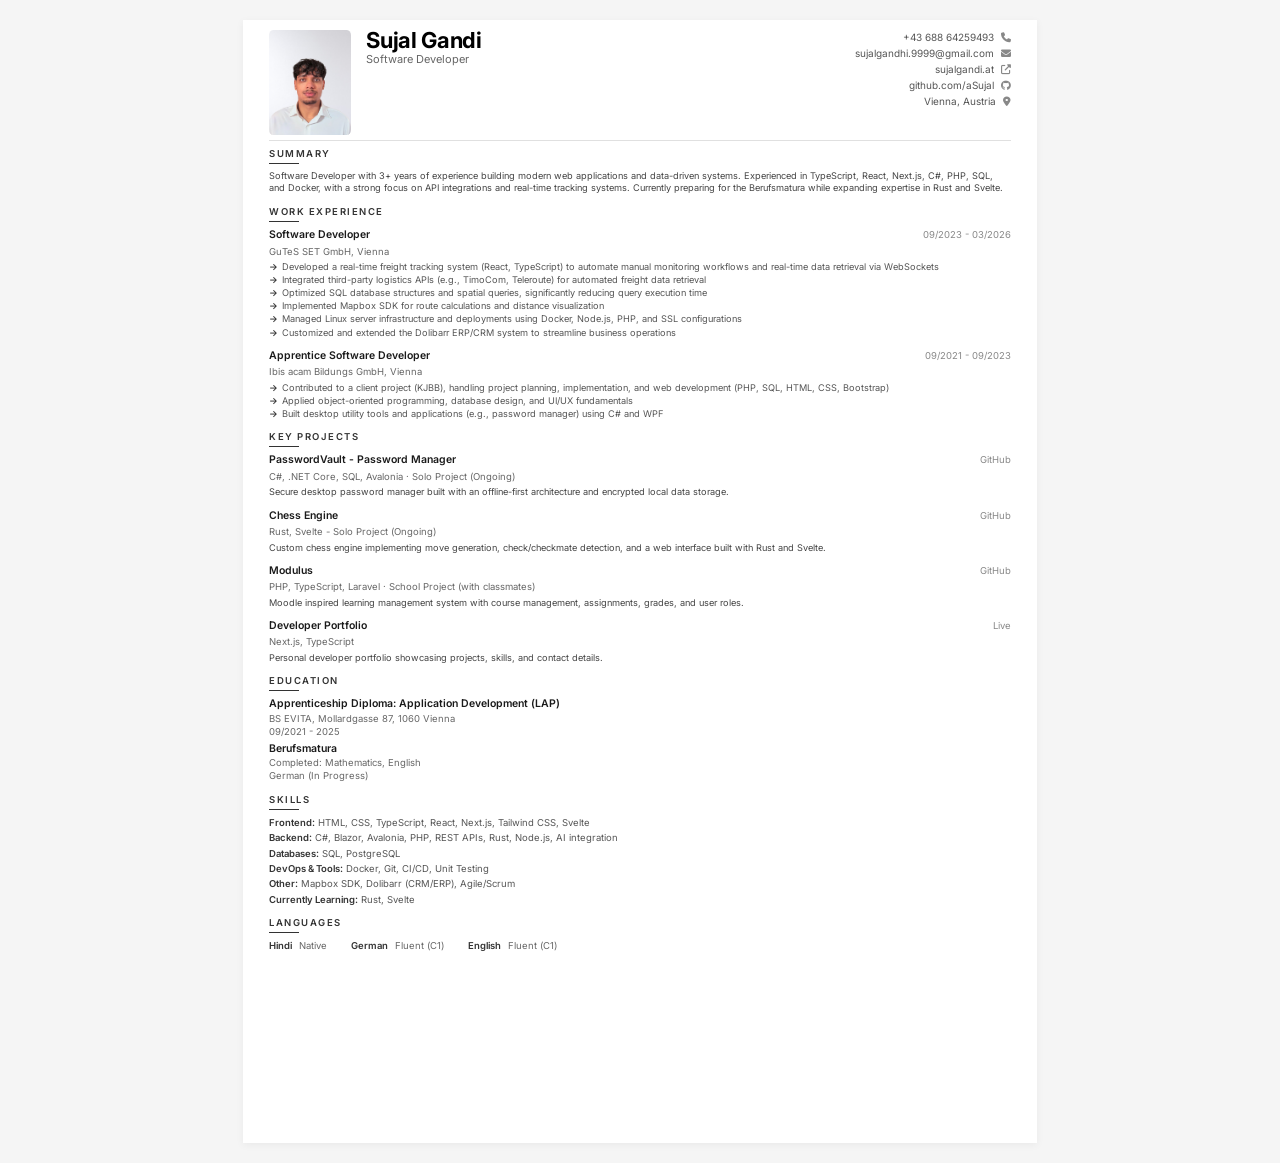
<file: english-version.html>
<!DOCTYPE html>
<html lang="en">

<head>
    <meta charset="UTF-8">
    <meta name="viewport" content="width=device-width, initial-scale=1.0">
    <title>Sujal Gandi - Resume</title>
    <link href="https://fonts.googleapis.com/css2?family=Inter:wght@300;400;500;600&display=swap" rel="stylesheet">
    <link rel="stylesheet" href="https://cdnjs.cloudflare.com/ajax/libs/font-awesome/6.5.1/css/all.min.css">
    <link rel="stylesheet" href="style.css">
</head>

<body>
    <div class="container">
        <div class="cv-content" id="cv-content">
            <div class="header">
                <div class="header-left">
                    <img class="profile-image" src="./image.jpg" alt="Sujal Gandi Profile Picture" />
                    <div>
                        <h1 class="title">Sujal Gandi</h1>
                        <div class="subtitle">Software Developer</div>
                    </div>
                </div>
                <div class="contact-info">
                    <div class="contact-item phone">
                        <a href="tel:+4368864259493">+43 688 64259493</a>
                        <i class="fa fa-phone icon"></i>
                    </div>
                    <div class="contact-item email">
                        <a href="mailto:sujalgandhi.9999@gmail.com">sujalgandhi.9999@gmail.com</a>
                        <i class="fa fa-envelope icon"></i>
                    </div>
                    <div class="contact-item web">
                        <a href="https://sujalgandi.at" target="_blank" rel="noopener">sujalgandi.at</a>
                        <i class="fa fa-external-link-alt icon"></i>
                    </div>
                    <div class="contact-item github">
                        <a href="https://github.com/aSujal" target="_blank" rel="noopener">github.com/aSujal</a>
                        <i class="fa-brands fa-github icon"></i>
                    </div>
                    <div class="contact-item location">
                        <span>Vienna, Austria</span>
                        <i class="fa fa-map-marker-alt icon"></i>
                    </div>
                </div>
            </div>

            <div class="section">
                <div class="section-title">Summary</div>
                <p class="summary-text">
                    Software Developer with 3+ years of experience building modern web applications and data-driven
                    systems.
                    Experienced in TypeScript, React, Next.js, C#, PHP, SQL, and Docker, with a strong focus on API
                    integrations and real-time tracking systems. Currently preparing for the Berufsmatura while
                    expanding expertise in Rust and Svelte.
                </p>
            </div>

            <div class="section">
                <div class="section-title">Work Experience</div>

                <div class="experience-item">
                    <div class="experience-header">
                        <div class="job-title">Software Developer</div>
                        <div class="date-range">09/2023 - 03/2026</div>
                    </div>
                    <div class="company-name">GuTeS SET GmbH, Vienna</div>
                    <ul class="responsibilities">
                        <li>Developed a real-time freight tracking system (React, TypeScript) to automate manual
                            monitoring workflows and real-time data retrieval via WebSockets</li>
                        <li>Integrated third-party logistics APIs (e.g., TimoCom, Teleroute) for automated freight data
                            retrieval</li>
                        <li>Optimized SQL database structures and spatial queries, significantly reducing query
                            execution time</li>
                        <li>Implemented Mapbox SDK for route calculations and distance visualization</li>
                        <li>Managed Linux server infrastructure and deployments using Docker, Node.js, PHP, and SSL
                            configurations</li>
                        <li>Customized and extended the Dolibarr ERP/CRM system to streamline business operations</li>
                    </ul>
                </div>

                <div class="experience-item">
                    <div class="experience-header">
                        <div class="job-title">Apprentice Software Developer</div>
                        <div class="date-range">09/2021 - 09/2023</div>
                    </div>
                    <div class="company-name">Ibis acam Bildungs GmbH, Vienna</div>
                    <ul class="responsibilities">
                        <li>Contributed to a client project (KJBB), handling project planning, implementation, and web
                            development (PHP, SQL, HTML, CSS, Bootstrap)</li>
                        <li>Applied object-oriented programming, database design, and UI/UX fundamentals</li>
                        <li>Built desktop utility tools and applications (e.g., password manager) using C# and WPF</li>
                    </ul>
                </div>
            </div>

            <div class="section">
                <div class="section-title">Key Projects</div>

                <div class="experience-item">
                    <div class="experience-header">
                        <div class="job-title">PasswordVault - Password Manager</div>
                        <div class="date-range"><a href="https://github.com/aSujal/PasswordVault" target="_blank"
                                rel="noopener">GitHub</a></div>
                    </div>
                    <div class="company-name">C#, .NET Core, SQL, Avalonia · Solo Project (Ongoing)</div>
                    <p class="summary-text">Secure desktop password manager built with an offline-first architecture and
                        encrypted local data storage.</p>
                </div>

                <div class="experience-item">
                    <div class="experience-header">
                        <div class="job-title">Chess Engine</div>
                        <div class="date-range"><a href="https://github.com/aSujal/Chessero" target="_blank"
                                rel="noopener">GitHub</a></div>
                    </div>
                    <div class="company-name">Rust, Svelte - Solo Project (Ongoing)</div>
                    <p class="summary-text">Custom chess engine implementing move generation, check/checkmate detection,
                        and a web interface built with Rust and Svelte.</p>
                </div>

                <div class="experience-item">
                    <div class="experience-header">
                        <div class="job-title">Modulus</div>
                        <div class="date-range"><a href="https://github.com/aSujal/Modulus" target="_blank" 
                            rel="noopener">GitHub</a>
                        </div>
                    </div>
                    <div class="company-name">PHP, TypeScript, Laravel · School Project (with classmates)</div>
                    <p class="summary-text">
                        Moodle inspired learning management system with course management, assignments, grades, and user roles.
                    </p>
                </div>

                <div class="experience-item">
                    <div class="experience-header">
                        <div class="job-title">Developer Portfolio</div>
                        <div class="date-range"><a href="https://sujalgandi.at" target="_blank" rel="noopener">Live</a>
                        </div>
                    </div>
                    <div class="company-name">Next.js, TypeScript</div>
                    <p class="summary-text">Personal developer portfolio showcasing projects, skills, and contact
                        details.</p>
                </div>
            </div>

            <div class="section">
                <div class="section-title">Education</div>

                <div class="education-item">
                    <div class="education-title">Apprenticeship Diploma: Application Development (LAP)</div>
                    <div class="education-details">
                        BS EVITA, Mollardgasse 87, 1060 Vienna<br>
                        09/2021 - 2025
                    </div>
                </div>

                <div class="education-item">
                    <div class="education-title">Berufsmatura</div>
                    <div class="education-details">
                        Completed: Mathematics, English<br>
                        German (In Progress)
                    </div>
                </div>
            </div>

            <div class="section">
                <div class="section-title">Skills</div>
                <div class="skills-container">
                    <div class="skills-category">
                        <span class="skills-label">Frontend:</span>
                        <span class="skills-list">HTML, CSS, TypeScript, React, Next.js, Tailwind CSS, Svelte</span>
                    </div>
                    <div class="skills-category">
                        <span class="skills-label">Backend:</span>
                        <span class="skills-list">C#, Blazor, Avalonia, PHP, REST APIs, Rust, Node.js, AI integration</span>
                    </div>
                    <div class="skills-category">
                        <span class="skills-label">Databases:</span>
                        <span class="skills-list">SQL, PostgreSQL</span>
                    </div>
                    <div class="skills-category">
                        <span class="skills-label">DevOps & Tools:</span>
                        <span class="skills-list">Docker, Git, CI/CD, Unit Testing</span>
                    </div>
                    <div class="skills-category">
                        <span class="skills-label">Other:</span>
                        <span class="skills-list">Mapbox SDK, Dolibarr (CRM/ERP), Agile/Scrum</span>
                    </div>
                    <div class="skills-category">
                        <span class="skills-label">Currently Learning:</span>
                        <span class="skills-list">Rust, Svelte</span>
                    </div>
                </div>
            </div>

            <div class="section">
                <div class="section-title">Languages</div>
                <div class="languages-list">
                    <div class="language-item">
                        <span class="language-name">Hindi</span>
                        <span class="language-level">Native</span>
                    </div>
                    <div class="language-item">
                        <span class="language-name">German</span>
                        <span class="language-level">Fluent (C1)</span>
                    </div>
                    <div class="language-item">
                        <span class="language-name">English</span>
                        <span class="language-level">Fluent (C1)</span>
                    </div>
                </div>
            </div>
        </div>
    </div>
</body>

</html>
</file>
<file: style.css>
* {
    margin: 0;
    padding: 0;
    box-sizing: border-box;
}

body {
    font-family: 'Inter', -apple-system, BlinkMacSystemFont, 'Segoe UI', sans-serif;
    background: #f5f5f5;
    padding: 20px;
    color: #2c2c2c;
    line-height: 1.4;
}

.container {
    max-width: 210mm;
    height: 297mm;
    margin: 0 auto;
    background: white;
    box-shadow: 0 2px 8px rgba(0, 0, 0, 0.05);
}

.cv-content {
    padding: 10px 26px;
    height: 100%;
}

.header {
    display: flex;
    justify-content: space-between;
    align-items: flex-start;
    margin-bottom: 6px;
    padding-bottom: 5px;
    border-bottom: 1px solid #e0e0e0;
}

.header-left {
    display: flex;
    gap: 15px;
}

.profile-image {
    width: 82px;
    height: 105px;
    border-radius: 5%;
    object-fit: cover;
    object-position: center;
}

.title {
    font-size: 22px;
    font-weight: bolder;
    color: black;
    line-height: 0.98;
    letter-spacing: -0.3px;
}

.subtitle {
    font-size: 11px;
    color: #666;
    font-weight: 400;
    margin-bottom: 6px;
}

.contact-info {
    display: flex;
    flex-direction: column;
    gap: 2px;
    text-align: right;
}

.contact-item {
    font-size: 10px;
    color: #555;
    position: relative;
}

.icon {
    margin-left: 4px;
    color: #888;
}

.contact-item a {
    color: #555;
    text-decoration: none;
    transition: color 0.2s;
}

.contact-item a:hover {
    color: #333;
}

.section {
    margin-bottom: 10px;
}

.section-title {
    font-size: 9.5px;
    font-weight: 600;
    letter-spacing: 1.5px;
    text-transform: uppercase;
    color: #333;
    margin-bottom: 6px;
    position: relative;
    padding-bottom: 4px;
}

.section-title::after {
    content: "";
    position: absolute;
    left: 0;
    bottom: 0;
    width: 30px;
    height: 1px;
    background: #333;
}

.summary-text {
    font-size: 9.2px;
    color: #444;
    line-height: 1.32;
}

.experience-item {
    margin-bottom: 10px;
}

.experience-header {
    display: flex;
    justify-content: space-between;
    align-items: baseline;
    margin-bottom: 2px;
}

.job-title {
    font-size: 10.5px;
    font-weight: 600;
    color: #1a1a1a;
}

.date-range {
    font-size: 9.5px;
    color: #888;
    font-weight: 400;
}

.company-name {
    font-size: 9.5px;
    color: #666;
    margin-bottom: 3px;
}

.responsibilities {
    list-style: none;
    padding-left: 0;
}

.responsibilities li {
    font-size: 9.2px;
    color: #555;
    margin-bottom: 1px;
    padding-left: 13px;
    position: relative;
    line-height: 1.32;
}

.responsibilities li::before {
    content: "→";
    position: absolute;
    left: 0;
    color: #333;
    font-weight: 600;
}

.date-range a {
    color: #888;
    text-decoration: none;
    border-bottom: 1px solid transparent;
    transition: all 0.2s;
}

.date-range a:hover {
    color: #333;
    border-bottom-color: #333;
}

.education-item {
    margin-bottom: 3px;
}

.education-title {
    font-size: 10.5px;
    font-weight: 600;
    color: #1a1a1a;
    margin-bottom: 1px;
}

.education-details {
    font-size: 9.5px;
    color: #666;
    line-height: 1.35;
}

/* Skills — grouped text categories */
.skills-container {
    display: flex;
    flex-direction: column;
    gap: 2px;
}

.skills-category {
    font-size: 9.5px;
    color: #444;
    line-height: 1.4;
}

.skills-label {
    font-weight: 600;
    color: #333;
}

.skills-list {
    color: #555;
}

/* Languages — simple inline list */
.languages-list {
    display: flex;
    gap: 24px;
}

.language-item {
    font-size: 9.5px;
    color: #444;
}

.language-name {
    font-weight: 600;
    color: #333;
    margin-right: 4px;
}

.language-level {
    color: #666;
}

@media print {
    body {
        background: white;
        padding: 0;
        -webkit-print-color-adjust: exact;
        print-color-adjust: exact;
    }

    .container {
        box-shadow: none;
        max-width: 100%;
    }
}

@media (max-width: 768px) {
    .cv-content {
        padding: 30px 25px;
    }

    .header {
        flex-direction: column;
    }

    .profile-image {
        margin-left: 0;
        margin-top: 20px;
    }

    .languages-list {
        flex-direction: column;
        gap: 8px;
    }
}
</file>
